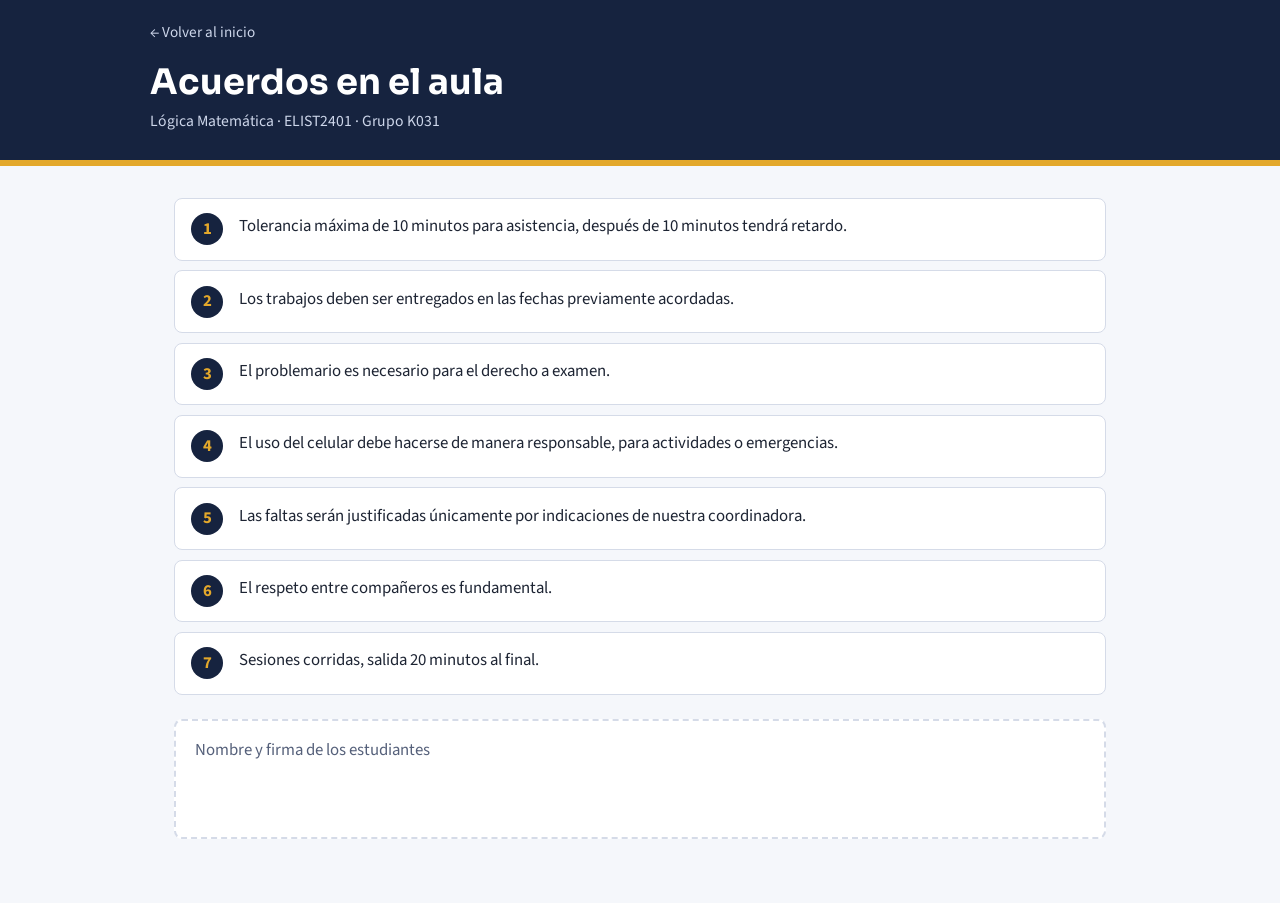
<file: acuerdos.html>
<!DOCTYPE html>
<html lang="es">
<head>
  <meta charset="UTF-8">
  <meta name="viewport" content="width=device-width, initial-scale=1.0">
  <title>Acuerdos en el aula | Lógica Matemática</title>
  <link rel="preconnect" href="https://fonts.googleapis.com">
  <link rel="preconnect" href="https://fonts.gstatic.com" crossorigin>
  <link href="https://fonts.googleapis.com/css2?family=Sora:wght@600;700&family=Source+Sans+3:wght@400;600;700&display=swap" rel="stylesheet">
  <link rel="stylesheet" href="style.css">
</head>
<body>
  <header class="encabezado">
    <div class="interior">
      <a class="volver" href="index.html">← Volver al inicio</a>
      <h1>Acuerdos en el aula</h1>
      <p>Lógica Matemática · ELIST2401 · Grupo K031</p>
    </div>
  </header>
  <main>
    <ol class="acuerdos">
      <li>Tolerancia máxima de 10 minutos para asistencia, después de 10 minutos tendrá retardo.</li>
      <li>Los trabajos deben ser entregados en las fechas previamente acordadas.</li>
      <li>El problemario es necesario para el derecho a examen.</li>
      <li>El uso del celular debe hacerse de manera responsable, para actividades o emergencias.</li>
      <li>Las faltas serán justificadas únicamente por indicaciones de nuestra coordinadora.</li>
      <li>El respeto entre compañeros es fundamental.</li>
      <li>Sesiones corridas, salida 20 minutos al final.</li>
    </ol>
    <div class="firma-caja">Nombre y firma de los estudiantes</div>
  </main>
</body>
</html>
</file>
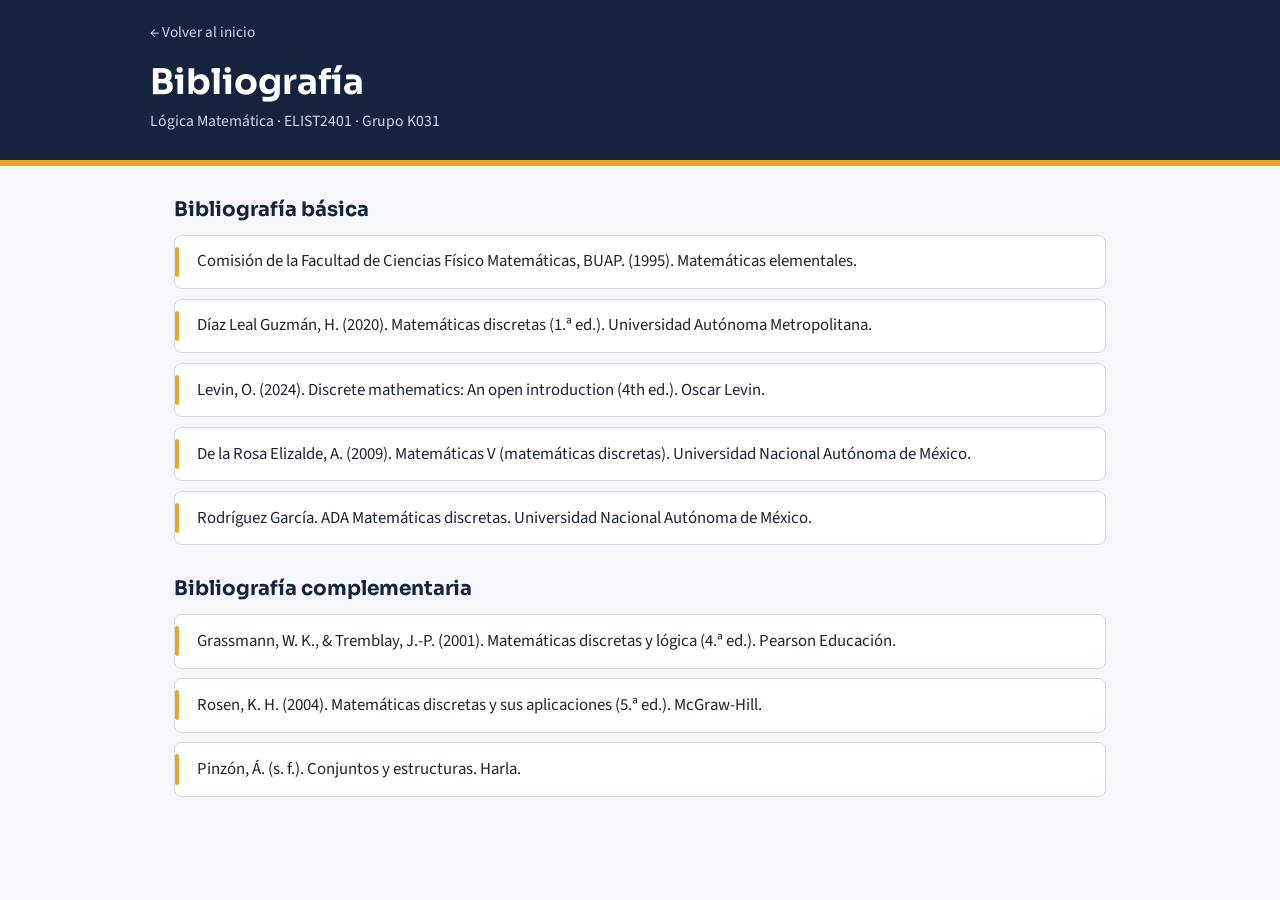
<file: bibliografia.html>
<!DOCTYPE html>
<html lang="es">
<head>
  <meta charset="UTF-8">
  <meta name="viewport" content="width=device-width, initial-scale=1.0">
  <title>Bibliografía | Lógica Matemática</title>
  <link rel="preconnect" href="https://fonts.googleapis.com">
  <link rel="preconnect" href="https://fonts.gstatic.com" crossorigin>
  <link href="https://fonts.googleapis.com/css2?family=Sora:wght@600;700&family=Source+Sans+3:wght@400;600;700&display=swap" rel="stylesheet">
  <link rel="stylesheet" href="style.css">
</head>
<body>
  <header class="encabezado">
    <div class="interior">
      <a class="volver" href="index.html">← Volver al inicio</a>
      <h1>Bibliografía</h1>
      <p>Lógica Matemática · ELIST2401 · Grupo K031</p>
    </div>
  </header>
  <main>
    <h2>Bibliografía básica</h2>
    <ul class="lista-biblio">
      <li>Comisión de la Facultad de Ciencias Físico Matemáticas, BUAP. (1995). Matemáticas elementales.</li>
      <li>Díaz Leal Guzmán, H. (2020). Matemáticas discretas (1.ª ed.). Universidad Autónoma Metropolitana.</li>
      <li>Levin, O. (2024). Discrete mathematics: An open introduction (4th ed.). Oscar Levin.</li>
      <li>De la Rosa Elizalde, A. (2009). Matemáticas V (matemáticas discretas). Universidad Nacional Autónoma de México.</li>
      <li>Rodríguez García. ADA Matemáticas discretas. Universidad Nacional Autónoma de México.</li>
    </ul>
    <h2>Bibliografía complementaria</h2>
    <ul class="lista-biblio">
      <li>Grassmann, W. K., &amp; Tremblay, J.-P. (2001). Matemáticas discretas y lógica (4.ª ed.). Pearson Educación.</li>
      <li>Rosen, K. H. (2004). Matemáticas discretas y sus aplicaciones (5.ª ed.). McGraw-Hill.</li>
      <li>Pinzón, Á. (s. f.). Conjuntos y estructuras. Harla.</li>
    </ul>
  </main>
</body>
</html>
</file>
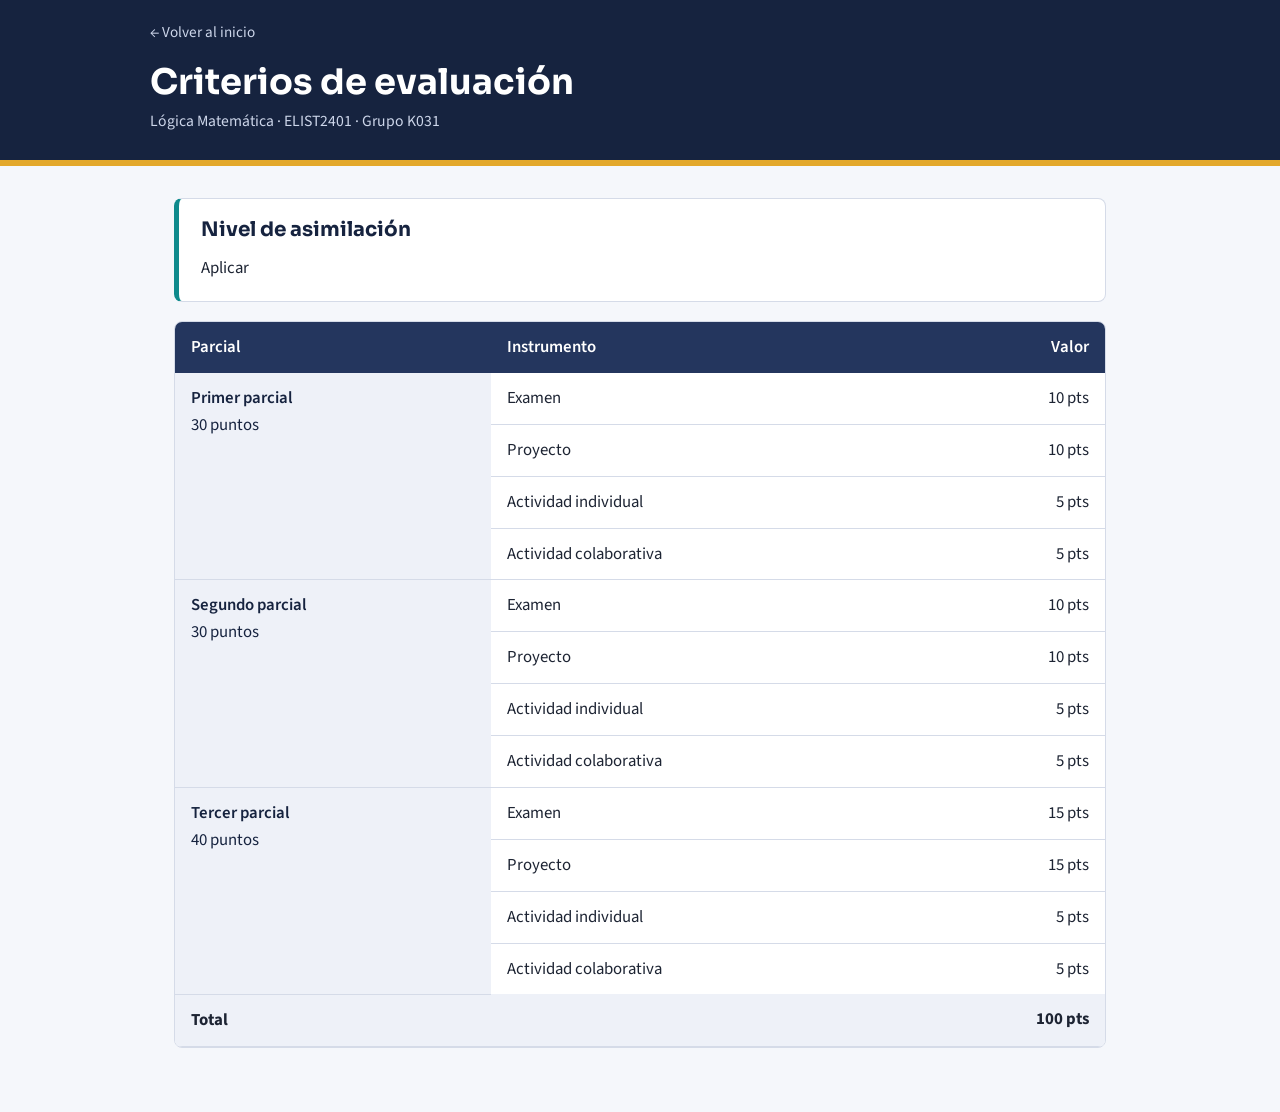
<file: criterios-evaluacion.html>
<!DOCTYPE html>
<html lang="es">
<head>
  <meta charset="UTF-8">
  <meta name="viewport" content="width=device-width, initial-scale=1.0">
  <title>Criterios de evaluación | Lógica Matemática</title>
  <link rel="preconnect" href="https://fonts.googleapis.com">
  <link rel="preconnect" href="https://fonts.gstatic.com" crossorigin>
  <link href="https://fonts.googleapis.com/css2?family=Sora:wght@600;700&family=Source+Sans+3:wght@400;600;700&display=swap" rel="stylesheet">
  <link rel="stylesheet" href="style.css">
</head>
<body>
  <header class="encabezado">
    <div class="interior">
      <a class="volver" href="index.html">← Volver al inicio</a>
      <h1>Criterios de evaluación</h1>
      <p>Lógica Matemática · ELIST2401 · Grupo K031</p>
    </div>
  </header>
  <main>
    <section class="tarjeta">
      <h2>Nivel de asimilación</h2>
      <p>Aplicar</p>
    </section>
    <div class="tabla-scroll">
      <table>
        <thead><tr><th>Parcial</th><th>Instrumento</th><th class="num">Valor</th></tr></thead>
        <tbody>
          <tr><th scope="rowgroup" rowspan="4">Primer parcial<br><span style="font-weight:400">30 puntos</span></th><td>Examen</td><td class="num">10 pts</td></tr>
          <tr><td>Proyecto</td><td class="num">10 pts</td></tr>
          <tr><td>Actividad individual</td><td class="num">5 pts</td></tr>
          <tr><td>Actividad colaborativa</td><td class="num">5 pts</td></tr>
          <tr><th scope="rowgroup" rowspan="4">Segundo parcial<br><span style="font-weight:400">30 puntos</span></th><td>Examen</td><td class="num">10 pts</td></tr>
          <tr><td>Proyecto</td><td class="num">10 pts</td></tr>
          <tr><td>Actividad individual</td><td class="num">5 pts</td></tr>
          <tr><td>Actividad colaborativa</td><td class="num">5 pts</td></tr>
          <tr><th scope="rowgroup" rowspan="4">Tercer parcial<br><span style="font-weight:400">40 puntos</span></th><td>Examen</td><td class="num">15 pts</td></tr>
          <tr><td>Proyecto</td><td class="num">15 pts</td></tr>
          <tr><td>Actividad individual</td><td class="num">5 pts</td></tr>
          <tr><td>Actividad colaborativa</td><td class="num">5 pts</td></tr>
        </tbody>
        <tfoot><tr><td colspan="2">Total</td><td class="num">100 pts</td></tr></tfoot>
      </table>
    </div>
  </main>
</body>
</html>
</file>
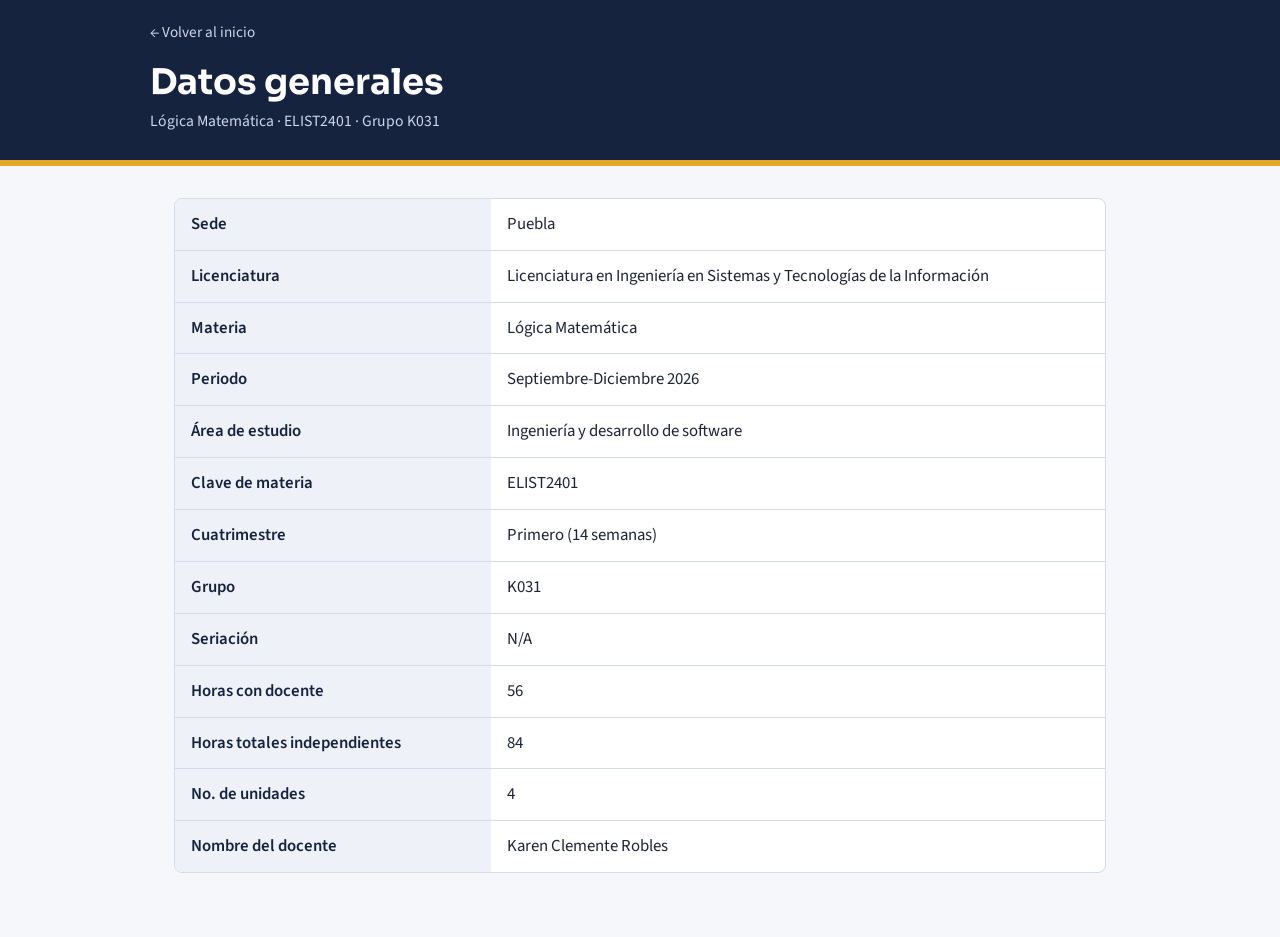
<file: datos-generales.html>
<!DOCTYPE html>
<html lang="es">
<head>
  <meta charset="UTF-8">
  <meta name="viewport" content="width=device-width, initial-scale=1.0">
  <title>Datos generales | Lógica Matemática</title>
  <link rel="preconnect" href="https://fonts.googleapis.com">
  <link rel="preconnect" href="https://fonts.gstatic.com" crossorigin>
  <link href="https://fonts.googleapis.com/css2?family=Sora:wght@600;700&family=Source+Sans+3:wght@400;600;700&display=swap" rel="stylesheet">
  <link rel="stylesheet" href="style.css">
</head>
<body>
  <header class="encabezado">
    <div class="interior">
      <a class="volver" href="index.html">← Volver al inicio</a>
      <h1>Datos generales</h1>
      <p>Lógica Matemática · ELIST2401 · Grupo K031</p>
    </div>
  </header>
  <main>
    <div class="tabla-scroll">
      <table>
        <tbody>
          <tr><th scope="row">Sede</th><td>Puebla</td></tr>
          <tr><th scope="row">Licenciatura</th><td>Licenciatura en Ingeniería en Sistemas y Tecnologías de la Información</td></tr>
          <tr><th scope="row">Materia</th><td>Lógica Matemática</td></tr>
          <tr><th scope="row">Periodo</th><td>Septiembre-Diciembre 2026</td></tr>
          <tr><th scope="row">Área de estudio</th><td>Ingeniería y desarrollo de software</td></tr>
          <tr><th scope="row">Clave de materia</th><td>ELIST2401</td></tr>
          <tr><th scope="row">Cuatrimestre</th><td>Primero (14 semanas)</td></tr>
          <tr><th scope="row">Grupo</th><td>K031</td></tr>
          <tr><th scope="row">Seriación</th><td>N/A</td></tr>
          <tr><th scope="row">Horas con docente</th><td>56</td></tr>
          <tr><th scope="row">Horas totales independientes</th><td>84</td></tr>
          <tr><th scope="row">No. de unidades</th><td>4</td></tr>
          <tr><th scope="row">Nombre del docente</th><td>Karen Clemente Robles</td></tr>
        </tbody>
      </table>
    </div>
  </main>
</body>
</html>
</file>
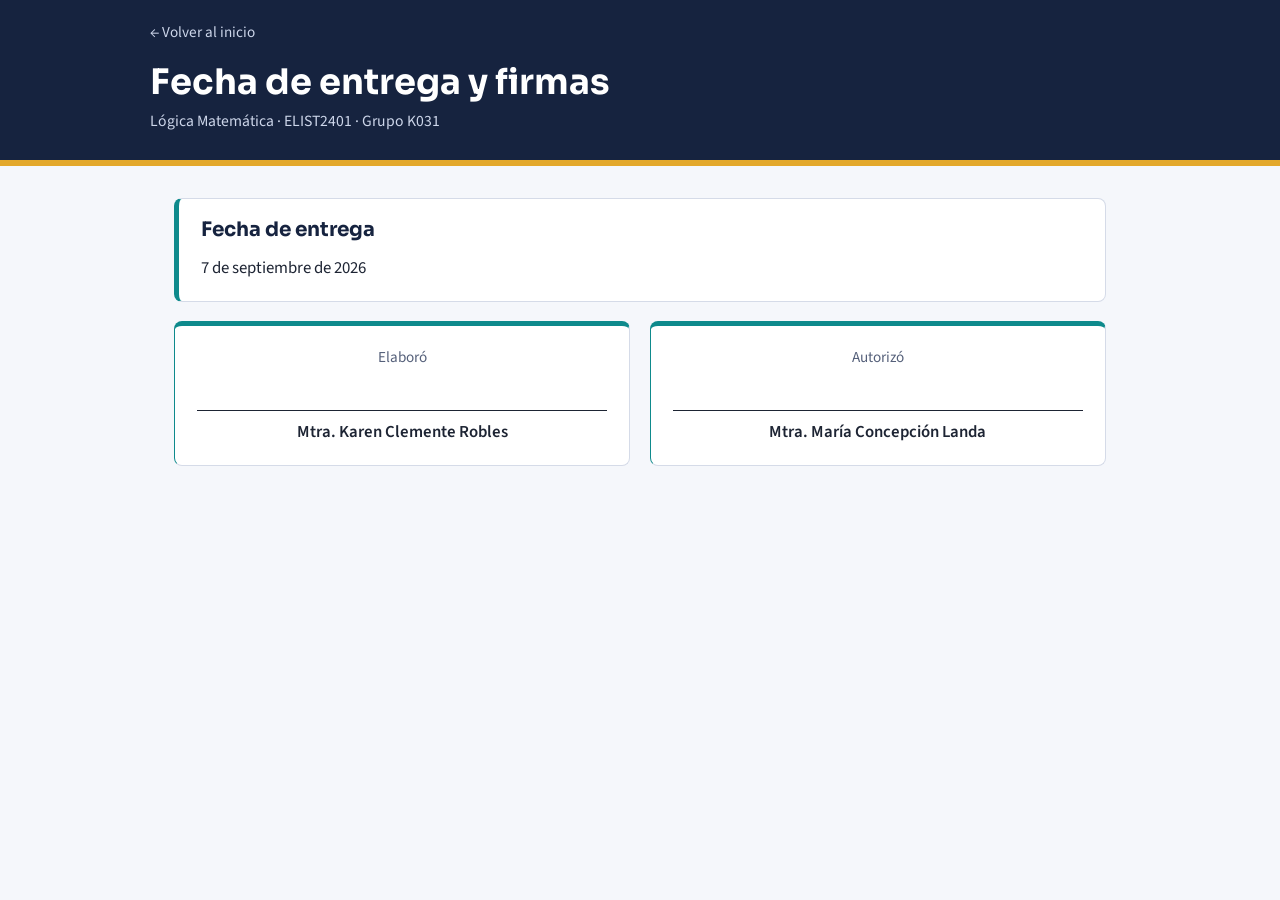
<file: entrega-firmas.html>
<!DOCTYPE html>
<html lang="es">
<head>
  <meta charset="UTF-8">
  <meta name="viewport" content="width=device-width, initial-scale=1.0">
  <title>Fecha de entrega y firmas | Lógica Matemática</title>
  <link rel="preconnect" href="https://fonts.googleapis.com">
  <link rel="preconnect" href="https://fonts.gstatic.com" crossorigin>
  <link href="https://fonts.googleapis.com/css2?family=Sora:wght@600;700&family=Source+Sans+3:wght@400;600;700&display=swap" rel="stylesheet">
  <link rel="stylesheet" href="style.css">
</head>
<body>
  <header class="encabezado">
    <div class="interior">
      <a class="volver" href="index.html">← Volver al inicio</a>
      <h1>Fecha de entrega y firmas</h1>
      <p>Lógica Matemática · ELIST2401 · Grupo K031</p>
    </div>
  </header>
  <main>
    <section class="tarjeta">
      <h2>Fecha de entrega</h2>
      <p>7 de septiembre de 2026</p>
    </section>
    <div class="firmas">
      <section class="tarjeta">
        <div class="rol">Elaboró</div>
        <div class="nombre">Mtra. Karen Clemente Robles</div>
      </section>
      <section class="tarjeta">
        <div class="rol">Autorizó</div>
        <div class="nombre">Mtra. María Concepción Landa</div>
      </section>
    </div>
  </main>
</body>
</html>
</file>
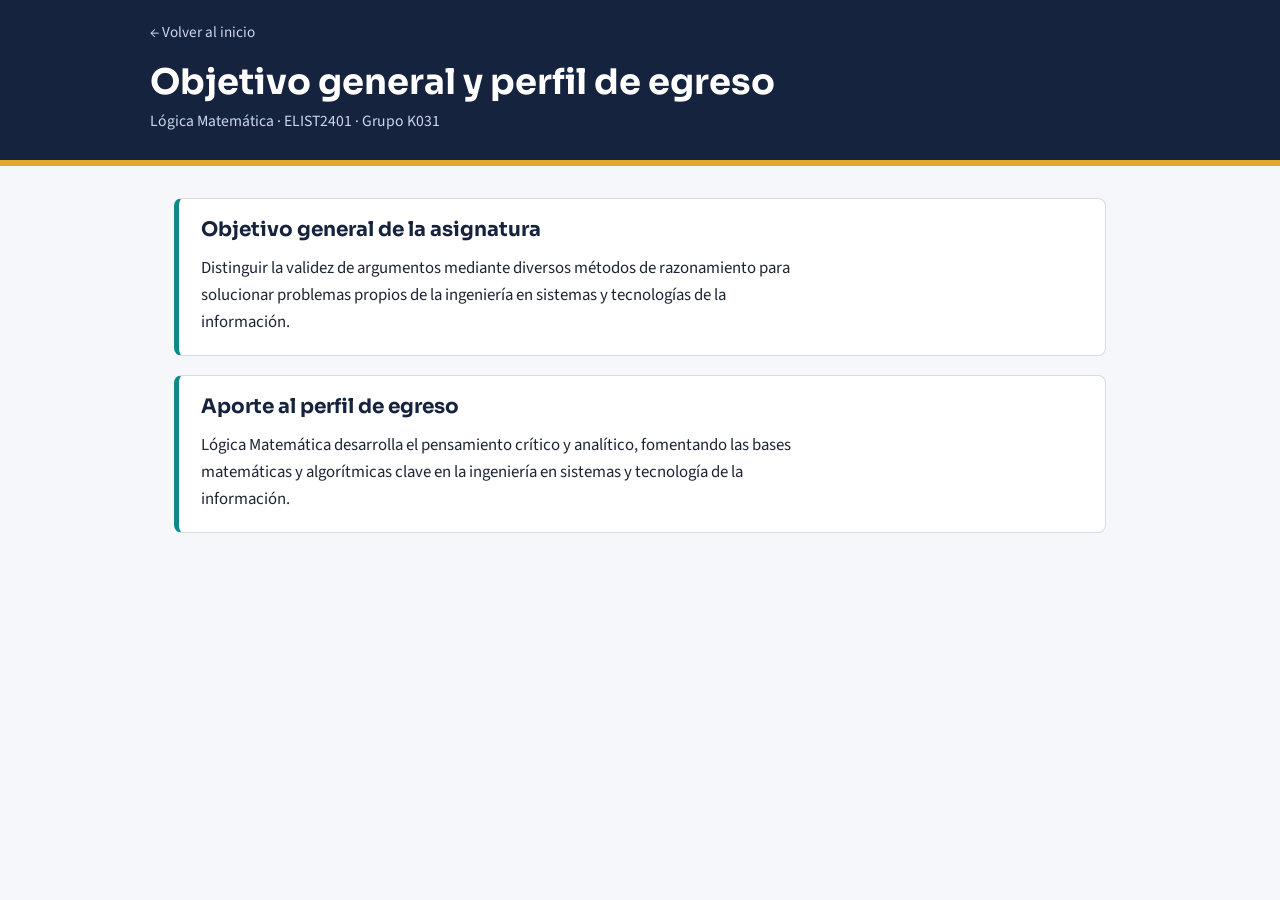
<file: objetivo-perfil.html>
<!DOCTYPE html>
<html lang="es">
<head>
  <meta charset="UTF-8">
  <meta name="viewport" content="width=device-width, initial-scale=1.0">
  <title>Objetivo general y perfil de egreso | Lógica Matemática</title>
  <link rel="preconnect" href="https://fonts.googleapis.com">
  <link rel="preconnect" href="https://fonts.gstatic.com" crossorigin>
  <link href="https://fonts.googleapis.com/css2?family=Sora:wght@600;700&family=Source+Sans+3:wght@400;600;700&display=swap" rel="stylesheet">
  <link rel="stylesheet" href="style.css">
</head>
<body>
  <header class="encabezado">
    <div class="interior">
      <a class="volver" href="index.html">← Volver al inicio</a>
      <h1>Objetivo general y perfil de egreso</h1>
      <p>Lógica Matemática · ELIST2401 · Grupo K031</p>
    </div>
  </header>
  <main>
    <section class="tarjeta">
      <h2>Objetivo general de la asignatura</h2>
      <p>Distinguir la validez de argumentos mediante diversos métodos de razonamiento para solucionar problemas propios de la ingeniería en sistemas y tecnologías de la información.</p>
    </section>
    <section class="tarjeta">
      <h2>Aporte al perfil de egreso</h2>
      <p>Lógica Matemática desarrolla el pensamiento crítico y analítico, fomentando las bases matemáticas y algorítmicas clave en la ingeniería en sistemas y tecnología de la información.</p>
    </section>
  </main>
</body>
</html>
</file>
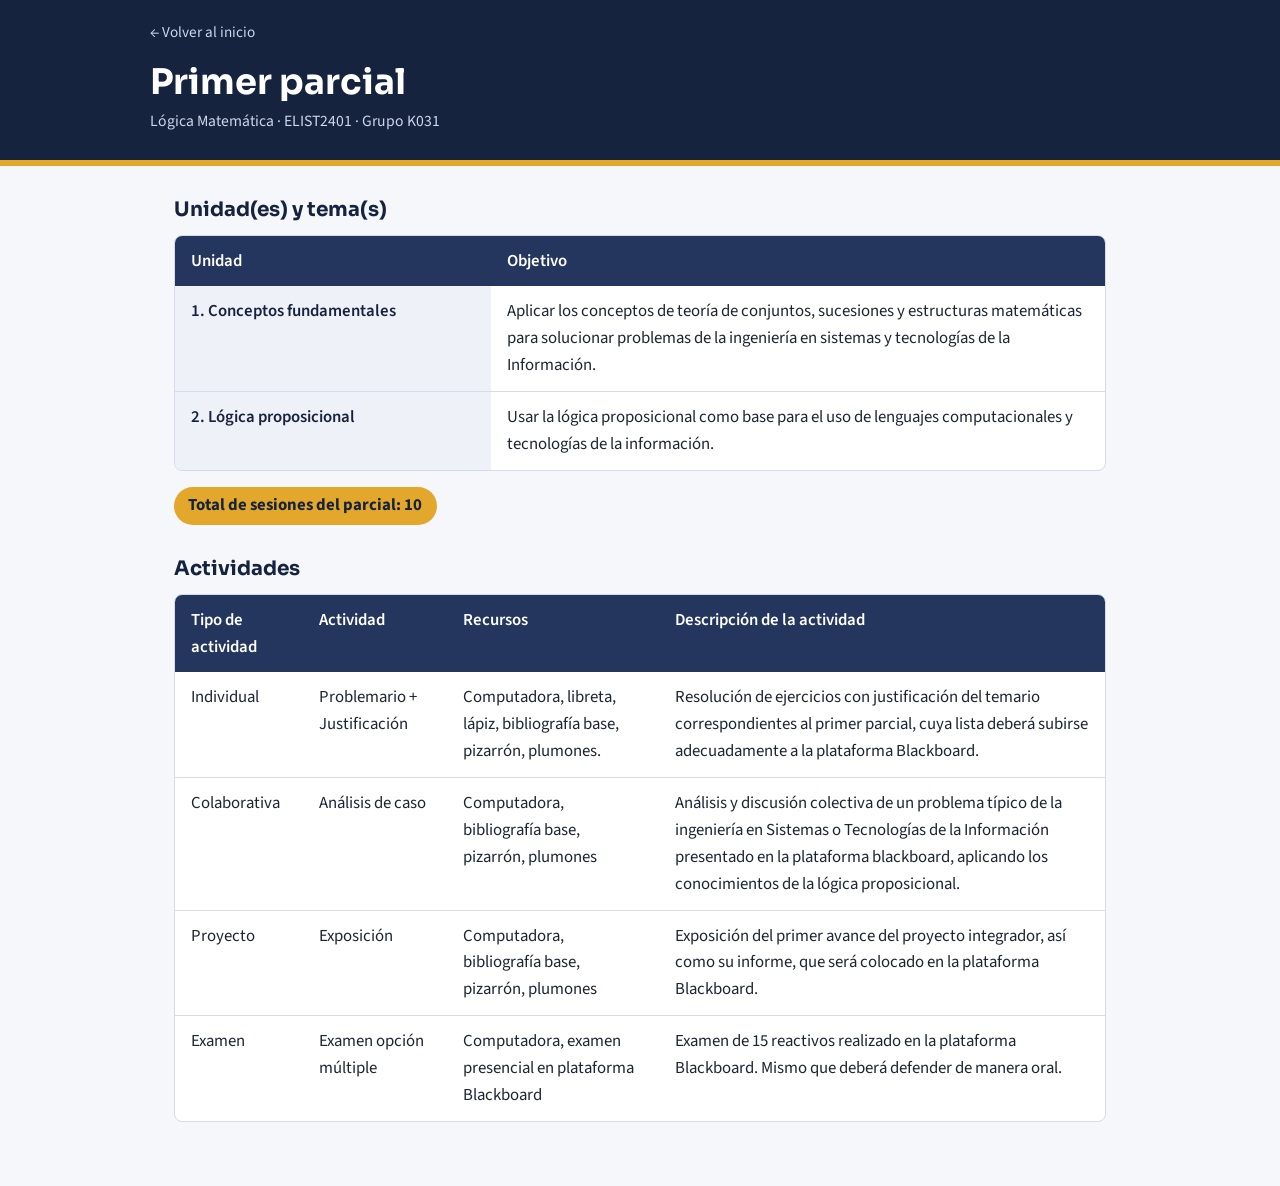
<file: primer-parcial.html>
<!DOCTYPE html>
<html lang="es">
<head>
  <meta charset="UTF-8">
  <meta name="viewport" content="width=device-width, initial-scale=1.0">
  <title>Primer parcial | Lógica Matemática</title>
  <link rel="preconnect" href="https://fonts.googleapis.com">
  <link rel="preconnect" href="https://fonts.gstatic.com" crossorigin>
  <link href="https://fonts.googleapis.com/css2?family=Sora:wght@600;700&family=Source+Sans+3:wght@400;600;700&display=swap" rel="stylesheet">
  <link rel="stylesheet" href="style.css">
</head>
<body>
  <header class="encabezado">
    <div class="interior">
      <a class="volver" href="index.html">← Volver al inicio</a>
      <h1>Primer parcial</h1>
      <p>Lógica Matemática · ELIST2401 · Grupo K031</p>
    </div>
  </header>
  <main>
    <h2>Unidad(es) y tema(s)</h2>
    <div class="tabla-scroll">
      <table>
        <thead><tr><th>Unidad</th><th>Objetivo</th></tr></thead>
        <tbody>
          <tr><th scope="row">1. Conceptos fundamentales</th><td>Aplicar los conceptos de teoría de conjuntos, sucesiones y estructuras matemáticas para solucionar problemas de la ingeniería en sistemas y tecnologías de la Información.</td></tr>
          <tr><th scope="row">2. Lógica proposicional</th><td>Usar la lógica proposicional como base para el uso de lenguajes computacionales y tecnologías de la información.</td></tr>
        </tbody>
      </table>
    </div>
    <span class="sesiones">Total de sesiones del parcial: 10</span>

    <h2>Actividades</h2>
    <div class="tabla-scroll">
      <table>
        <thead><tr><th>Tipo de actividad</th><th>Actividad</th><th>Recursos</th><th>Descripción de la actividad</th></tr></thead>
        <tbody>
          <tr><td>Individual</td><td>Problemario + Justificación</td><td>Computadora, libreta, lápiz, bibliografía base, pizarrón, plumones.</td><td>Resolución de ejercicios con justificación del temario correspondientes al primer parcial, cuya lista deberá subirse adecuadamente a la plataforma Blackboard.</td></tr>
          <tr><td>Colaborativa</td><td>Análisis de caso</td><td>Computadora, bibliografía base, pizarrón, plumones</td><td>Análisis y discusión colectiva de un problema típico de la ingeniería en Sistemas o Tecnologías de la Información presentado en la plataforma blackboard, aplicando los conocimientos de la lógica proposicional.</td></tr>
          <tr><td>Proyecto</td><td>Exposición</td><td>Computadora, bibliografía base, pizarrón, plumones</td><td>Exposición del primer avance del proyecto integrador, así como su informe, que será colocado en la plataforma Blackboard.</td></tr>
          <tr><td>Examen</td><td>Examen opción múltiple</td><td>Computadora, examen presencial en plataforma Blackboard</td><td>Examen de 15 reactivos realizado en la plataforma Blackboard. Mismo que deberá defender de manera oral.</td></tr>
        </tbody>
      </table>
    </div>
  </main>
</body>
</html>
</file>
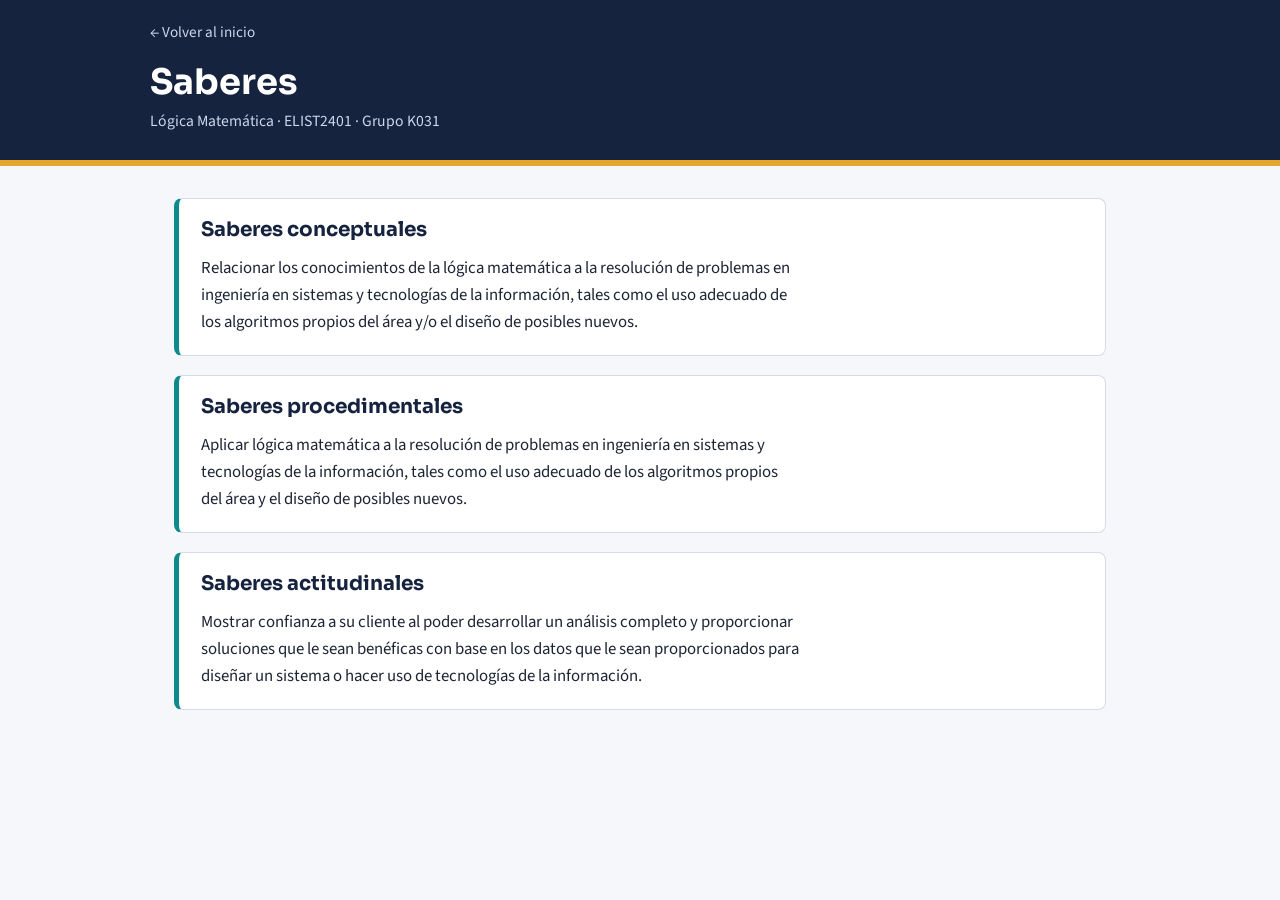
<file: saberes.html>
<!DOCTYPE html>
<html lang="es">
<head>
  <meta charset="UTF-8">
  <meta name="viewport" content="width=device-width, initial-scale=1.0">
  <title>Saberes | Lógica Matemática</title>
  <link rel="preconnect" href="https://fonts.googleapis.com">
  <link rel="preconnect" href="https://fonts.gstatic.com" crossorigin>
  <link href="https://fonts.googleapis.com/css2?family=Sora:wght@600;700&family=Source+Sans+3:wght@400;600;700&display=swap" rel="stylesheet">
  <link rel="stylesheet" href="style.css">
</head>
<body>
  <header class="encabezado">
    <div class="interior">
      <a class="volver" href="index.html">← Volver al inicio</a>
      <h1>Saberes</h1>
      <p>Lógica Matemática · ELIST2401 · Grupo K031</p>
    </div>
  </header>
  <main>
    <section class="tarjeta">
      <h2>Saberes conceptuales</h2>
      <p>Relacionar los conocimientos de la lógica matemática a la resolución de problemas en ingeniería en sistemas y tecnologías de la información, tales como el uso adecuado de los algoritmos propios del área y/o el diseño de posibles nuevos.</p>
    </section>
    <section class="tarjeta">
      <h2>Saberes procedimentales</h2>
      <p>Aplicar lógica matemática a la resolución de problemas en ingeniería en sistemas y tecnologías de la información, tales como el uso adecuado de los algoritmos propios del área y el diseño de posibles nuevos.</p>
    </section>
    <section class="tarjeta">
      <h2>Saberes actitudinales</h2>
      <p>Mostrar confianza a su cliente al poder desarrollar un análisis completo y proporcionar soluciones que le sean benéficas con base en los datos que le sean proporcionados para diseñar un sistema o hacer uso de tecnologías de la información.</p>
    </section>
  </main>
</body>
</html>
</file>
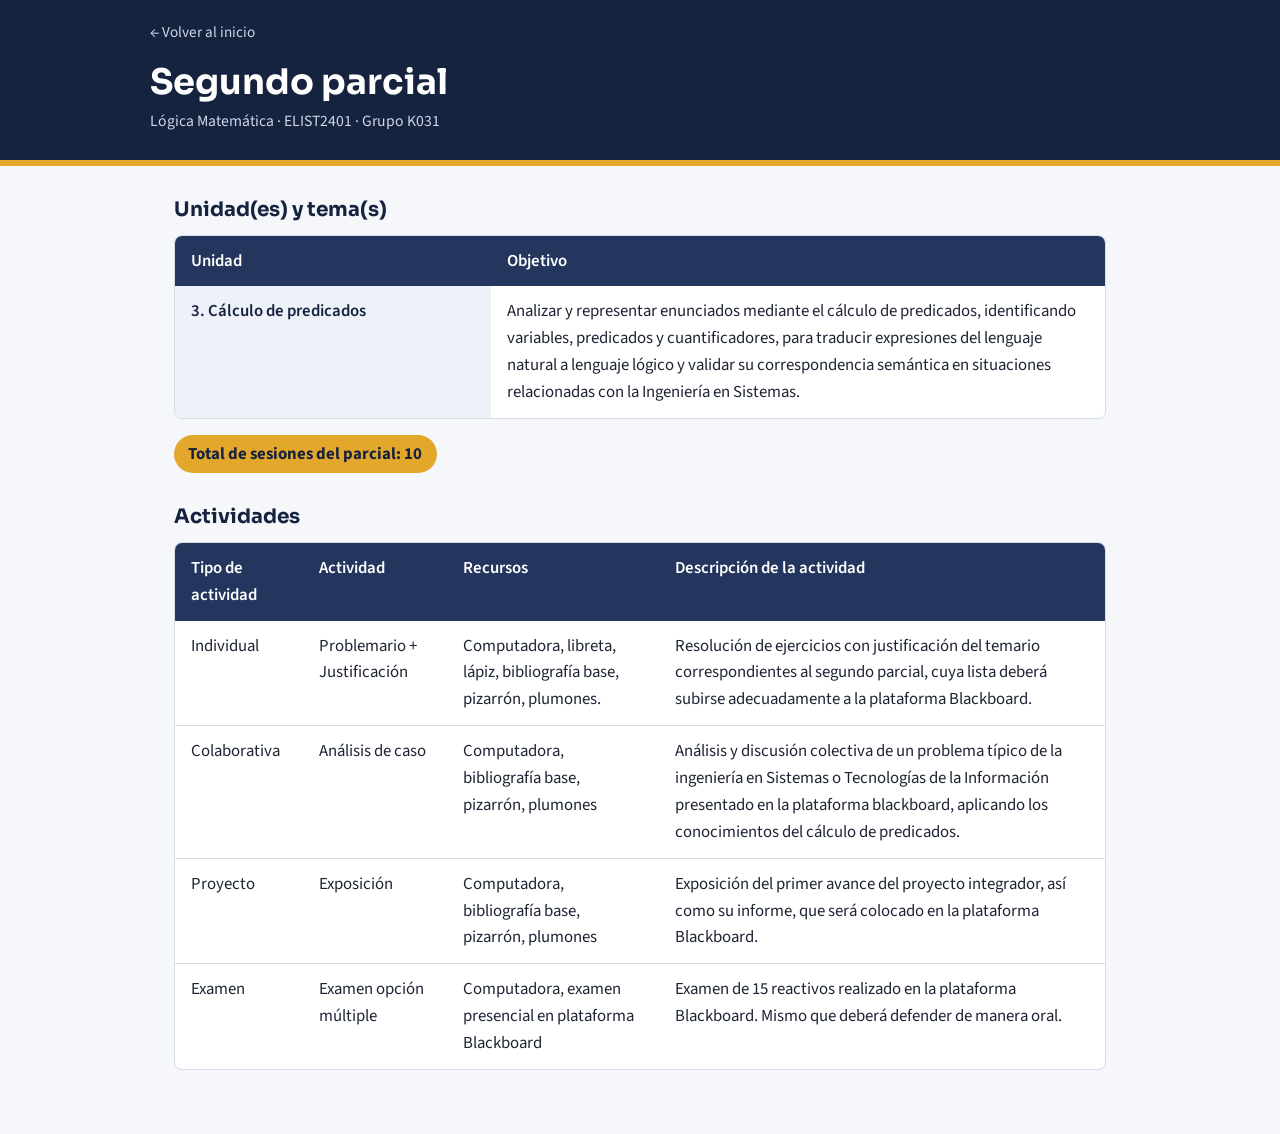
<file: segundo-parcial.html>
<!DOCTYPE html>
<html lang="es">
<head>
  <meta charset="UTF-8">
  <meta name="viewport" content="width=device-width, initial-scale=1.0">
  <title>Segundo parcial | Lógica Matemática</title>
  <link rel="preconnect" href="https://fonts.googleapis.com">
  <link rel="preconnect" href="https://fonts.gstatic.com" crossorigin>
  <link href="https://fonts.googleapis.com/css2?family=Sora:wght@600;700&family=Source+Sans+3:wght@400;600;700&display=swap" rel="stylesheet">
  <link rel="stylesheet" href="style.css">
</head>
<body>
  <header class="encabezado">
    <div class="interior">
      <a class="volver" href="index.html">← Volver al inicio</a>
      <h1>Segundo parcial</h1>
      <p>Lógica Matemática · ELIST2401 · Grupo K031</p>
    </div>
  </header>
  <main>
    <h2>Unidad(es) y tema(s)</h2>
    <div class="tabla-scroll">
      <table>
        <thead><tr><th>Unidad</th><th>Objetivo</th></tr></thead>
        <tbody>
          <tr><th scope="row">3. Cálculo de predicados</th><td>Analizar y representar enunciados mediante el cálculo de predicados, identificando variables, predicados y cuantificadores, para traducir expresiones del lenguaje natural a lenguaje lógico y validar su correspondencia semántica en situaciones relacionadas con la Ingeniería en Sistemas.</td></tr>
        </tbody>
      </table>
    </div>
    <span class="sesiones">Total de sesiones del parcial: 10</span>

    <h2>Actividades</h2>
    <div class="tabla-scroll">
      <table>
        <thead><tr><th>Tipo de actividad</th><th>Actividad</th><th>Recursos</th><th>Descripción de la actividad</th></tr></thead>
        <tbody>
          <tr><td>Individual</td><td>Problemario + Justificación</td><td>Computadora, libreta, lápiz, bibliografía base, pizarrón, plumones.</td><td>Resolución de ejercicios con justificación del temario correspondientes al segundo parcial, cuya lista deberá subirse adecuadamente a la plataforma Blackboard.</td></tr>
          <tr><td>Colaborativa</td><td>Análisis de caso</td><td>Computadora, bibliografía base, pizarrón, plumones</td><td>Análisis y discusión colectiva de un problema típico de la ingeniería en Sistemas o Tecnologías de la Información presentado en la plataforma blackboard, aplicando los conocimientos del cálculo de predicados.</td></tr>
          <tr><td>Proyecto</td><td>Exposición</td><td>Computadora, bibliografía base, pizarrón, plumones</td><td>Exposición del primer avance del proyecto integrador, así como su informe, que será colocado en la plataforma Blackboard.</td></tr>
          <tr><td>Examen</td><td>Examen opción múltiple</td><td>Computadora, examen presencial en plataforma Blackboard</td><td>Examen de 15 reactivos realizado en la plataforma Blackboard. Mismo que deberá defender de manera oral.</td></tr>
        </tbody>
      </table>
    </div>
  </main>
</body>
</html>
</file>
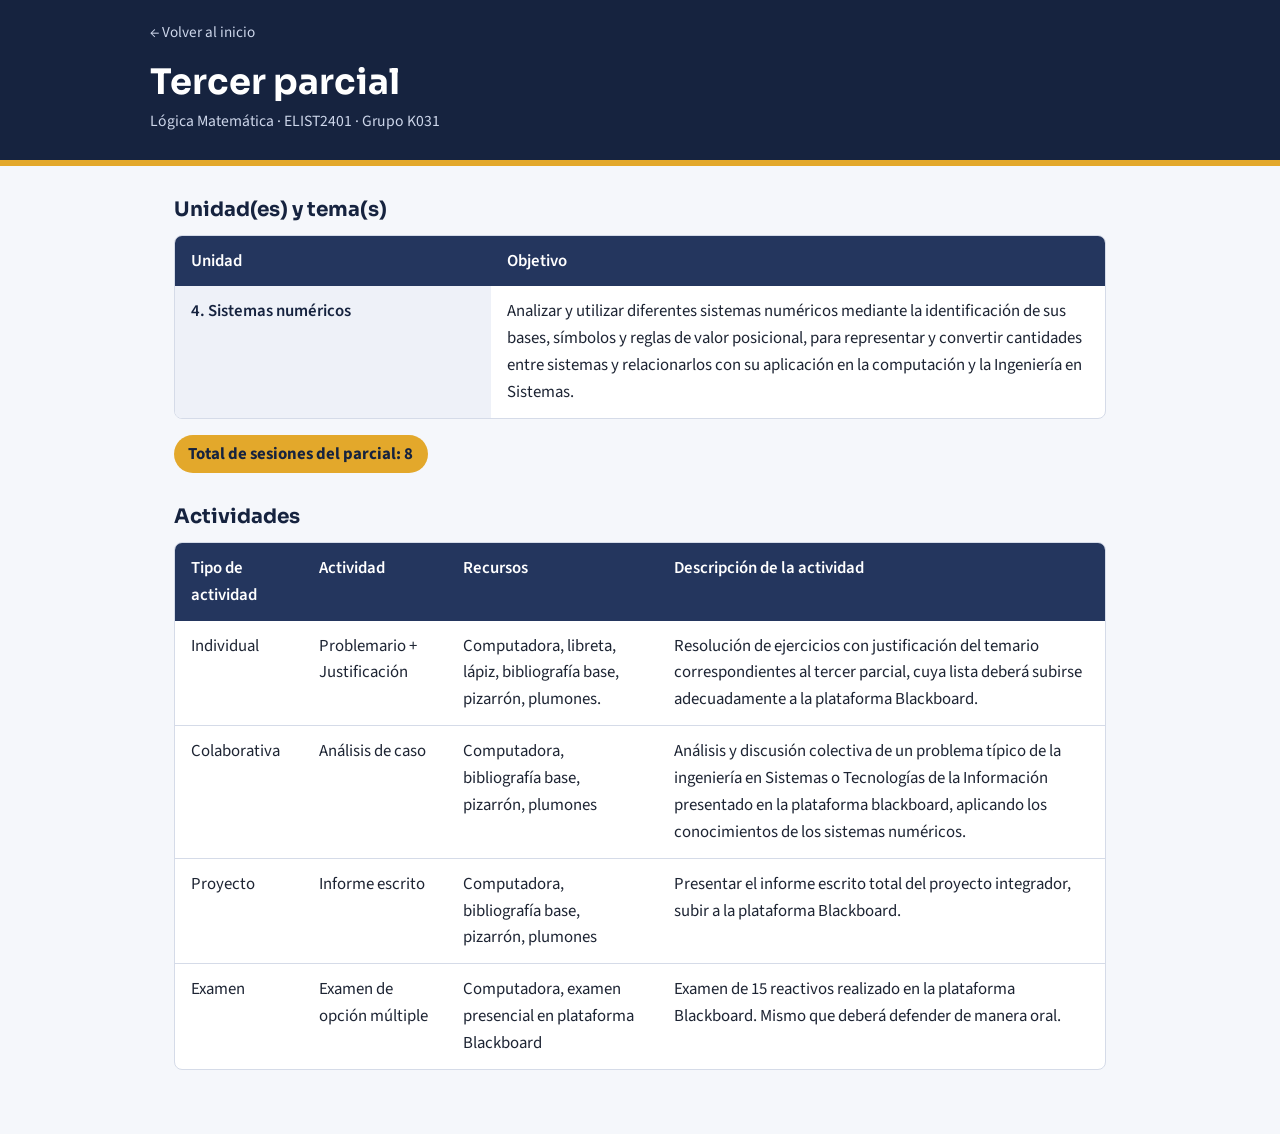
<file: tercer-parcial.html>
<!DOCTYPE html>
<html lang="es">
<head>
  <meta charset="UTF-8">
  <meta name="viewport" content="width=device-width, initial-scale=1.0">
  <title>Tercer parcial | Lógica Matemática</title>
  <link rel="preconnect" href="https://fonts.googleapis.com">
  <link rel="preconnect" href="https://fonts.gstatic.com" crossorigin>
  <link href="https://fonts.googleapis.com/css2?family=Sora:wght@600;700&family=Source+Sans+3:wght@400;600;700&display=swap" rel="stylesheet">
  <link rel="stylesheet" href="style.css">
</head>
<body>
  <header class="encabezado">
    <div class="interior">
      <a class="volver" href="index.html">← Volver al inicio</a>
      <h1>Tercer parcial</h1>
      <p>Lógica Matemática · ELIST2401 · Grupo K031</p>
    </div>
  </header>
  <main>
    <h2>Unidad(es) y tema(s)</h2>
    <div class="tabla-scroll">
      <table>
        <thead><tr><th>Unidad</th><th>Objetivo</th></tr></thead>
        <tbody>
          <tr><th scope="row">4. Sistemas numéricos</th><td>Analizar y utilizar diferentes sistemas numéricos mediante la identificación de sus bases, símbolos y reglas de valor posicional, para representar y convertir cantidades entre sistemas y relacionarlos con su aplicación en la computación y la Ingeniería en Sistemas.</td></tr>
        </tbody>
      </table>
    </div>
    <span class="sesiones">Total de sesiones del parcial: 8</span>

    <h2>Actividades</h2>
    <div class="tabla-scroll">
      <table>
        <thead><tr><th>Tipo de actividad</th><th>Actividad</th><th>Recursos</th><th>Descripción de la actividad</th></tr></thead>
        <tbody>
          <tr><td>Individual</td><td>Problemario + Justificación</td><td>Computadora, libreta, lápiz, bibliografía base, pizarrón, plumones.</td><td>Resolución de ejercicios con justificación del temario correspondientes al tercer parcial, cuya lista deberá subirse adecuadamente a la plataforma Blackboard.</td></tr>
          <tr><td>Colaborativa</td><td>Análisis de caso</td><td>Computadora, bibliografía base, pizarrón, plumones</td><td>Análisis y discusión colectiva de un problema típico de la ingeniería en Sistemas o Tecnologías de la Información presentado en la plataforma blackboard, aplicando los conocimientos de los sistemas numéricos.</td></tr>
          <tr><td>Proyecto</td><td>Informe escrito</td><td>Computadora, bibliografía base, pizarrón, plumones</td><td>Presentar el informe escrito total del proyecto integrador, subir a la plataforma Blackboard.</td></tr>
          <tr><td>Examen</td><td>Examen de opción múltiple</td><td>Computadora, examen presencial en plataforma Blackboard</td><td>Examen de 15 reactivos realizado en la plataforma Blackboard. Mismo que deberá defender de manera oral.</td></tr>
        </tbody>
      </table>
    </div>
  </main>
</body>
</html>
</file>
<file: style.css>
/* ====== Estilos generales ====== */
:root {
  --tinta: #16233f;
  --tinta-2: #24365e;
  --papel: #f5f7fb;
  --blanco: #ffffff;
  --acento: #0e8a8c;
  --acento-oscuro: #0a6668;
  --oro: #e3a82b;
  --linea: #d5dbe8;
  --texto: #1d2433;
  --texto-suave: #55607a;
}
* { box-sizing: border-box; }
html { scroll-behavior: smooth; }
body {
  margin: 0;
  font-family: "Source Sans 3", "Segoe UI", Roboto, Arial, sans-serif;
  font-size: 1.05rem;
  line-height: 1.6;
  color: var(--texto);
  background: var(--papel);
}
h1, h2, h3 { font-family: "Sora", "Segoe UI", Arial, sans-serif; line-height: 1.2; margin: 0; }
a:focus-visible, .btn:focus-visible { outline: 3px solid var(--oro); outline-offset: 3px; }

/* ====== Portada (index) ====== */
.portada {
  background: var(--tinta);
  color: #fff;
  padding: 4.5rem 1.5rem 3.5rem;
  border-bottom: 6px solid var(--oro);
}
.portada h1 {
  max-width: 980px;
  margin: 0 auto;
  font-size: clamp(1.7rem, 4.2vw, 3rem);
  font-weight: 700;
  letter-spacing: 0.01em;
}
.menu {
  max-width: 980px;
  margin: 2.5rem auto 4rem;
  padding: 0 1.5rem;
  display: grid;
  grid-template-columns: repeat(auto-fill, minmax(290px, 1fr));
  gap: 1rem;
}
.btn {
  display: flex;
  align-items: center;
  gap: 1rem;
  padding: 1rem 1.2rem;
  background: var(--blanco);
  color: var(--tinta);
  text-decoration: none;
  font-weight: 600;
  border: 2px solid var(--linea);
  border-radius: 10px;
  transition: background .15s, border-color .15s, color .15s;
}
.btn .simbolo {
  flex: none;
  width: 3rem; height: 3rem;
  display: grid; place-items: center;
  font-family: "Cambria Math", "STIX Two Math", "Segoe UI Symbol", serif;
  font-size: 1.6rem;
  background: var(--tinta);
  color: var(--oro);
  border-radius: 8px;
  transition: background .15s, color .15s;
}
.btn:hover { background: var(--acento); border-color: var(--acento); color: #fff; }
.btn:hover .simbolo { background: #fff; color: var(--acento-oscuro); }

/* ====== Páginas internas ====== */
.encabezado {
  background: var(--tinta);
  color: #fff;
  border-bottom: 6px solid var(--oro);
  padding: 1.2rem 1.5rem 1.6rem;
}
.encabezado .interior { max-width: 980px; margin: 0 auto; }
.volver {
  display: inline-block;
  color: #cdd6ea;
  text-decoration: none;
  font-size: .95rem;
  margin-bottom: 1rem;
}
.volver:hover { color: #fff; text-decoration: underline; }
.encabezado h1 { font-size: clamp(1.5rem, 3.5vw, 2.2rem); }
.encabezado p { margin: .4rem 0 0; color: #cdd6ea; font-size: .98rem; }

main { max-width: 980px; margin: 2rem auto 4rem; padding: 0 1.5rem; }
main h2 { font-size: 1.25rem; color: var(--tinta); margin: 2rem 0 .8rem; }
main h2:first-child { margin-top: 0; }

.tarjeta {
  background: var(--blanco);
  border: 1px solid var(--linea);
  border-left: 5px solid var(--acento);
  border-radius: 8px;
  padding: 1.2rem 1.4rem;
  margin-bottom: 1.2rem;
}
.tarjeta h2 { margin-top: 0; }
.tarjeta p { margin: 0; max-width: 75ch; }

/* ====== Tablas ====== */
.tabla-scroll { overflow-x: auto; background: var(--blanco); border: 1px solid var(--linea); border-radius: 8px; }
table { border-collapse: collapse; width: 100%; min-width: 560px; }
th, td { padding: .75rem 1rem; text-align: left; vertical-align: top; border-bottom: 1px solid var(--linea); }
thead th { background: var(--tinta-2); color: #fff; font-weight: 600; border-bottom: none; }
tbody tr:last-child td, tbody tr:last-child th { border-bottom: none; }
tbody th { background: #eef1f8; color: var(--tinta); font-weight: 600; width: 34%; }
td.num, th.num { text-align: right; white-space: nowrap; }
tfoot td { font-weight: 700; background: #eef1f8; }

/* ====== Listas ====== */
.lista-biblio { list-style: none; margin: 0; padding: 0; }
.lista-biblio li {
  background: var(--blanco);
  border: 1px solid var(--linea);
  border-radius: 8px;
  padding: .8rem 1rem;
  margin-bottom: .6rem;
  padding-left: 1.4rem;
  position: relative;
}
.lista-biblio li::before {
  content: ""; position: absolute; left: 0; top: .7rem; bottom: .7rem;
  width: 4px; background: var(--oro); border-radius: 2px;
}
.acuerdos { counter-reset: n; list-style: none; padding: 0; margin: 0; }
.acuerdos li {
  counter-increment: n;
  display: flex; gap: 1rem; align-items: flex-start;
  background: var(--blanco); border: 1px solid var(--linea); border-radius: 8px;
  padding: .9rem 1rem; margin-bottom: .6rem;
}
.acuerdos li::before {
  content: counter(n);
  flex: none; width: 2rem; height: 2rem; border-radius: 50%;
  display: grid; place-items: center; font-weight: 700;
  background: var(--tinta); color: var(--oro);
}
.firma-caja {
  margin-top: 1.5rem; min-height: 120px;
  background: var(--blanco); border: 2px dashed var(--linea); border-radius: 8px;
  padding: 1rem 1.2rem; color: var(--texto-suave);
}
.firmas { display: grid; grid-template-columns: repeat(auto-fit, minmax(260px, 1fr)); gap: 1.2rem; margin-top: 1.2rem; }
.firmas .tarjeta { text-align: center; margin: 0; border-left-width: 1px; border-top: 5px solid var(--acento); }
.firmas .rol { color: var(--texto-suave); font-size: .95rem; margin-bottom: 2.5rem; }
.firmas .nombre { border-top: 1px solid var(--texto); padding-top: .5rem; font-weight: 600; }

.sesiones {
  display: inline-block; margin-top: 1rem; padding: .35rem .9rem;
  background: var(--oro); color: var(--tinta); font-weight: 700; border-radius: 999px;
}
.pie { text-align: center; color: var(--texto-suave); font-size: .9rem; padding: 0 1rem 2rem; }
</file>
